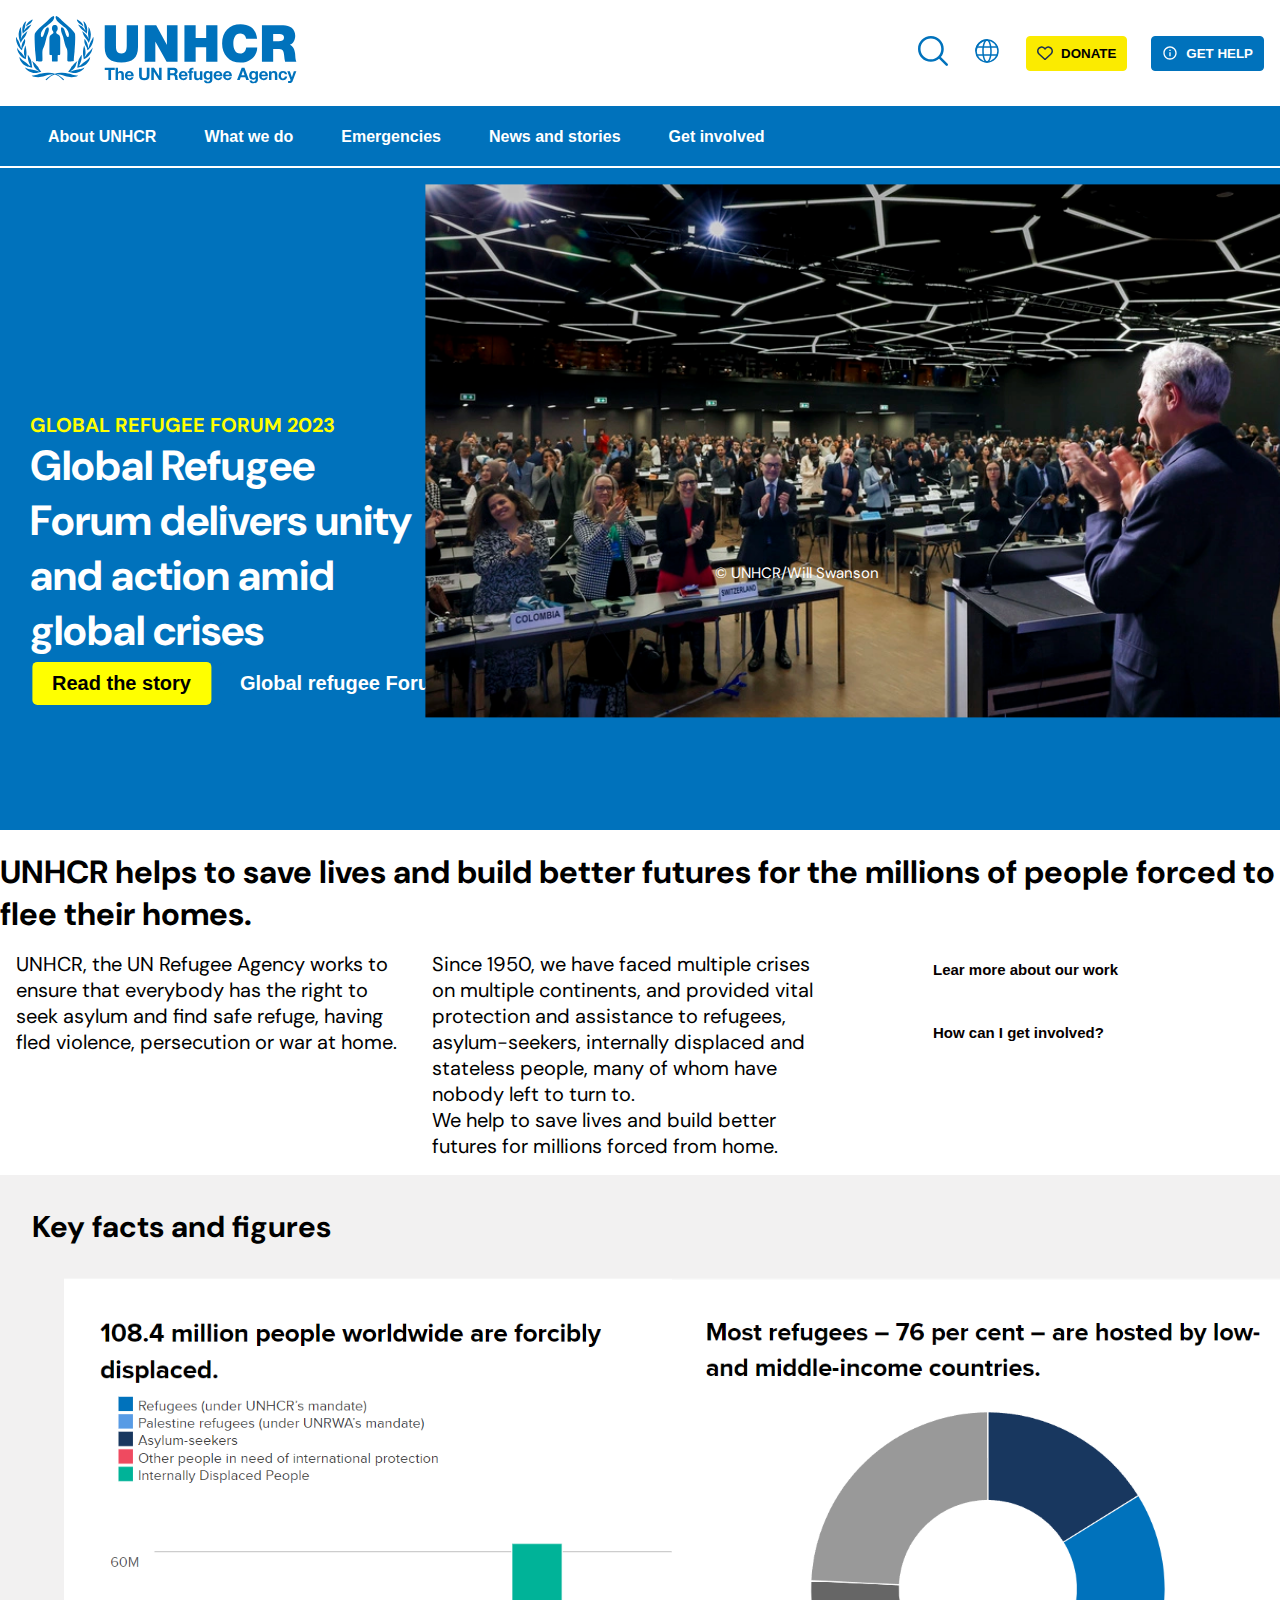
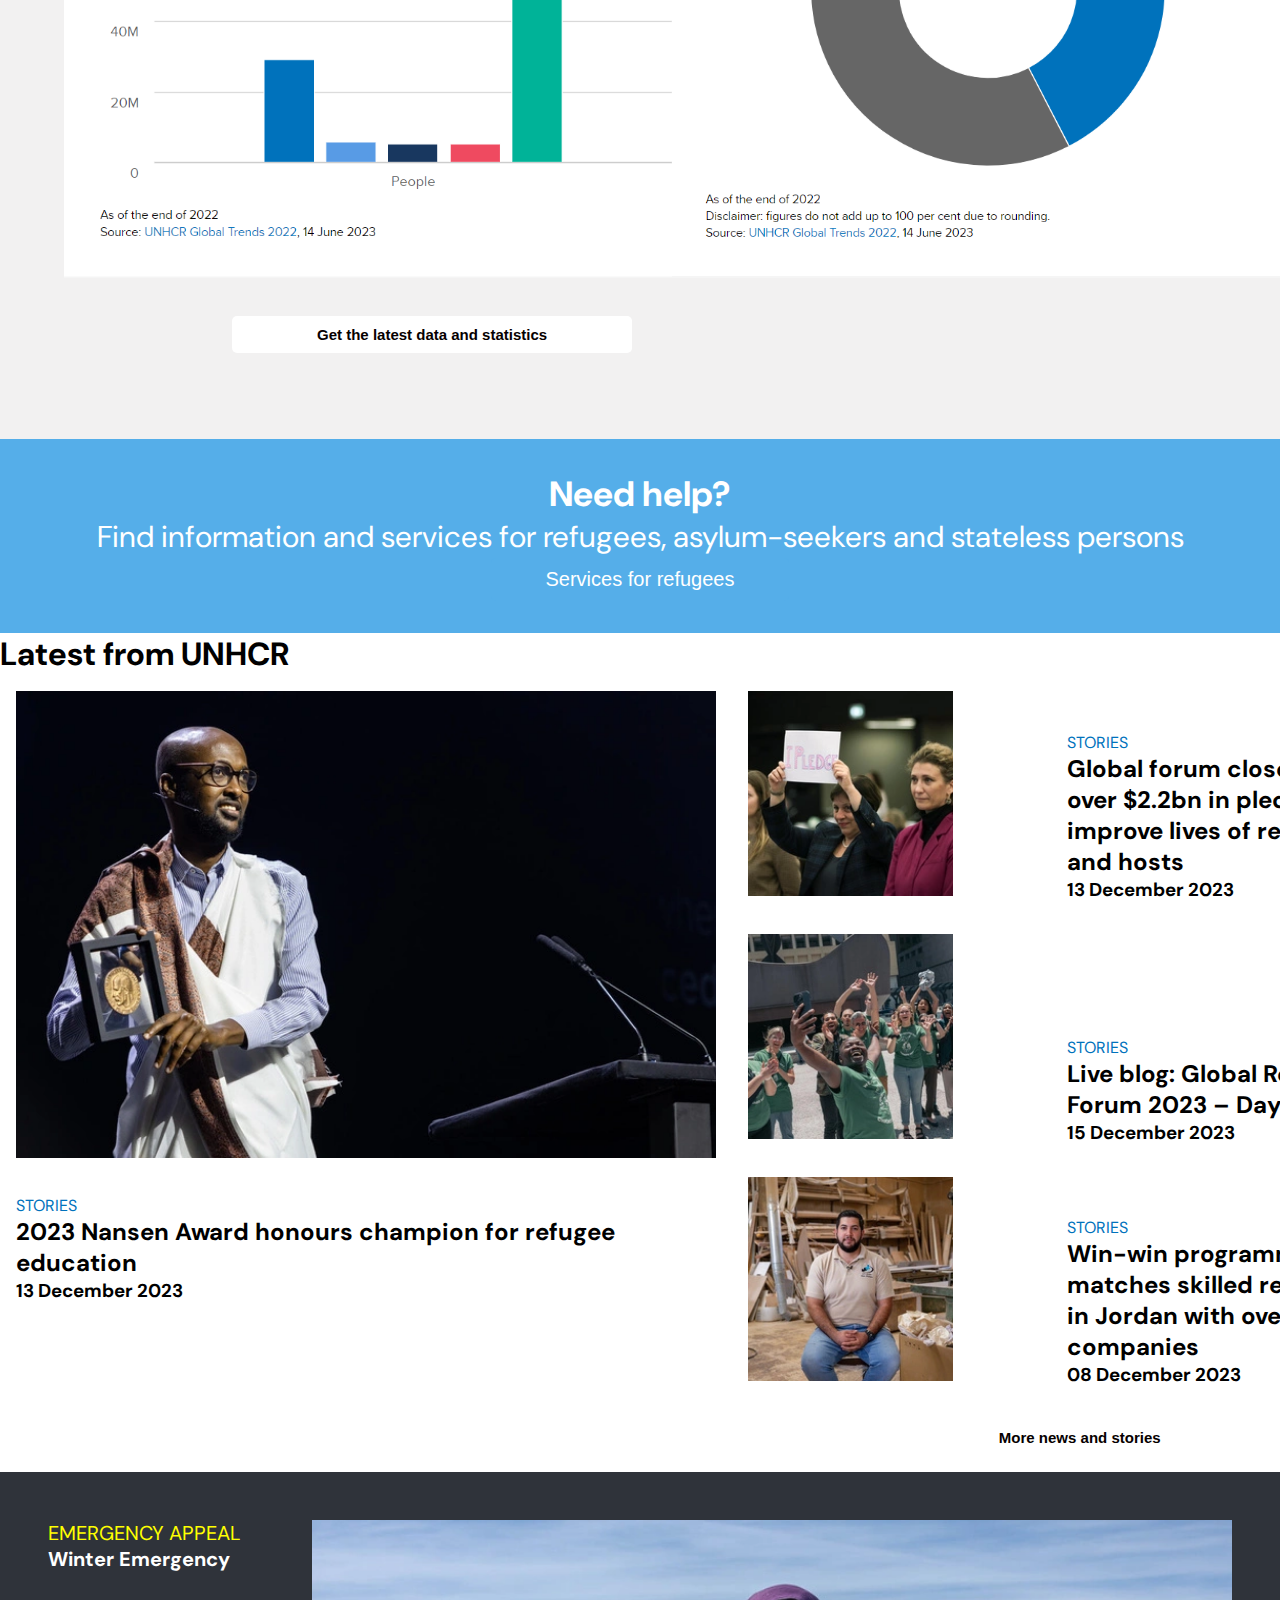
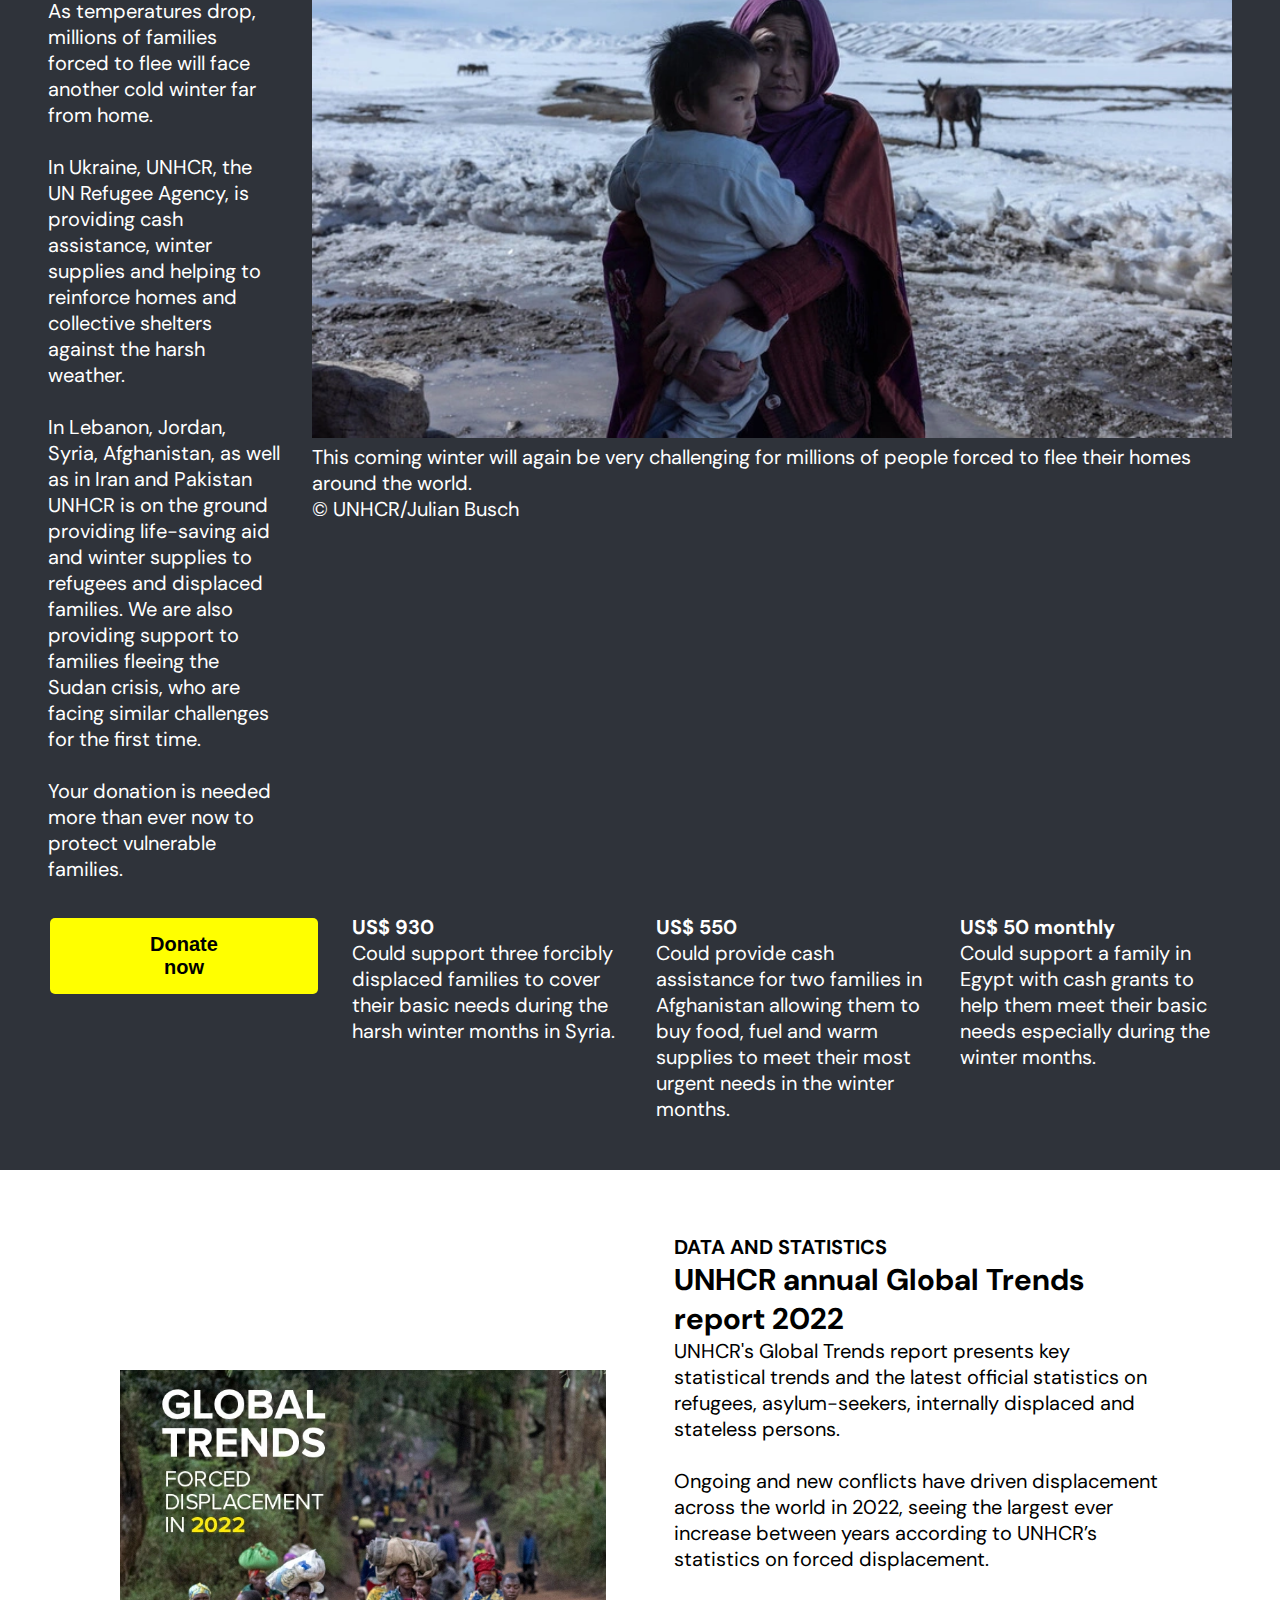
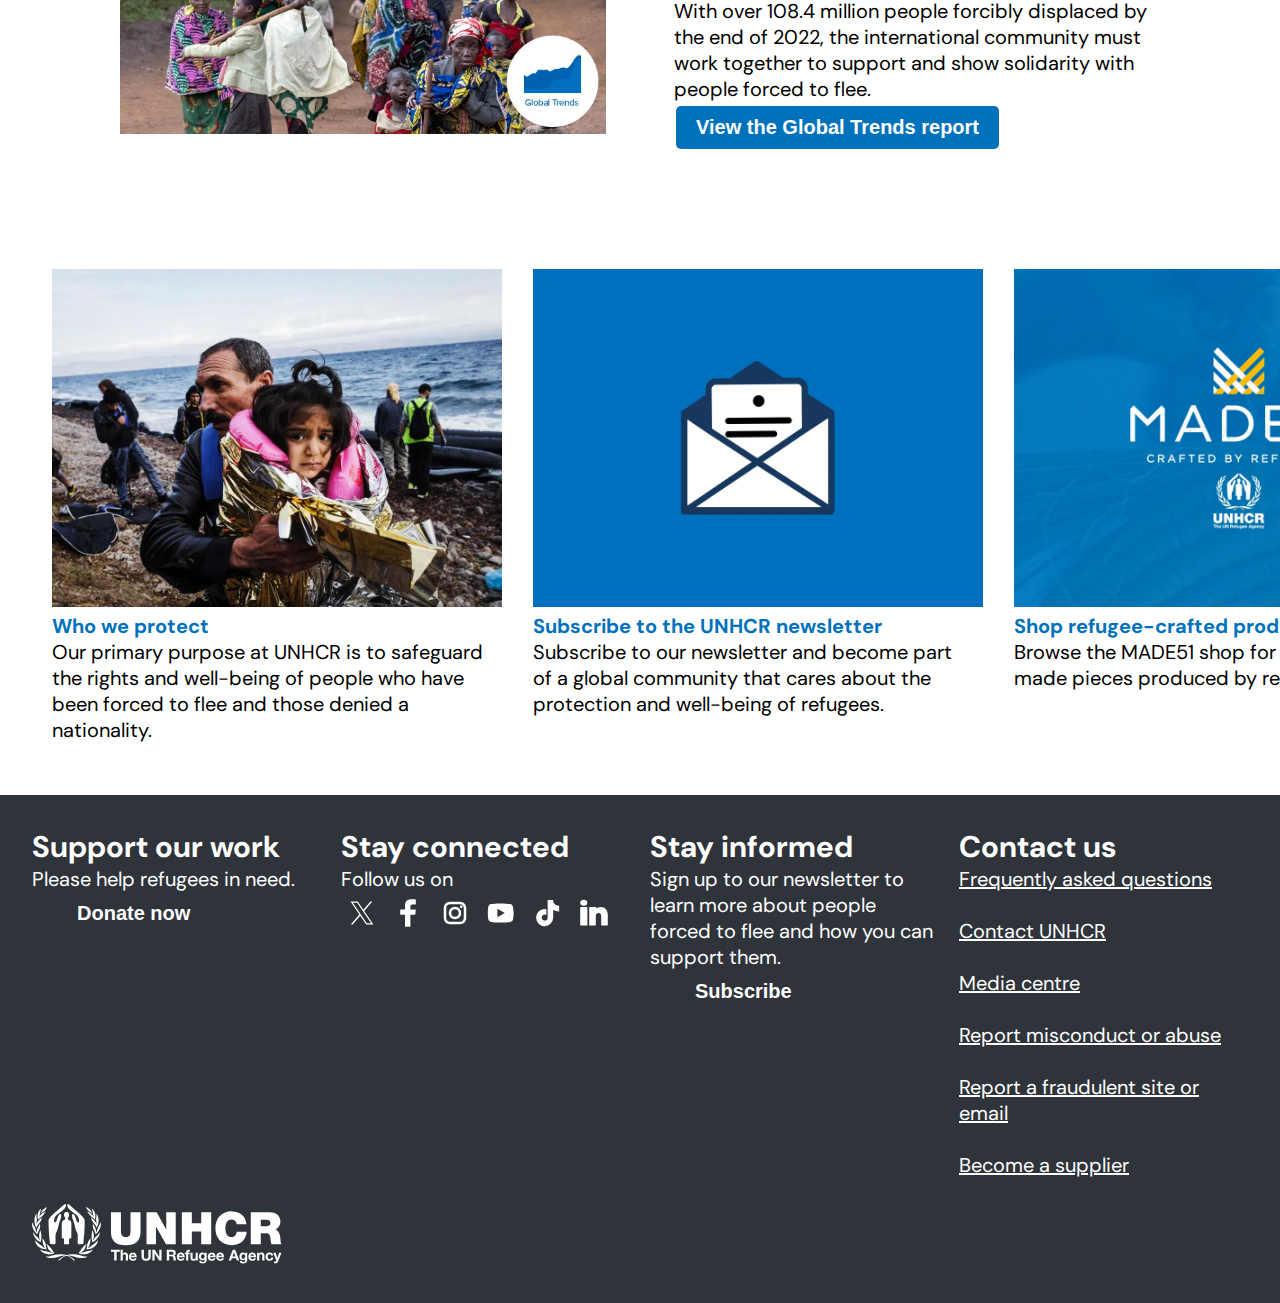
<file: index.html>
<!DOCTYPE html>
<html lang="en">

<head>
    <meta charset="UTF-8">
    <meta http-equiv="X-UA-Compatible" content="IE=edge">
    <meta name="viewport" content="width=device-width, initial-scale=1.0">
    <link href="CSS/style.css" rel="stylesheet" />
    <link rel="preconnect" href="https://fonts.googleapis.com">
    <link rel="preconnect" href="https://fonts.gstatic.com" crossorigin>
    <link
        href="https://fonts.googleapis.com/css2?family=DM+Sans:opsz,wght@9..40,100;9..40,200;9..40,300;9..40,400;9..40,500;9..40,600;9..40,700;9..40,800;9..40,900;9..40,1000&family=Montserrat:wght@300&display=swap"
        rel="stylesheet">
    <title>UNHCR</title>
</head>

<body>
    <header>
        <section class="top-banner">
            <div class="logo">
                <button class="menu-button" onClick="toggleMenu()">
                    <img src="img/icons/menu.svg" />
                </button>
                <a href="index.html">
                    <img src="img/logo.svg" />
                </a>
            </div>
            <div class="links">
                <!--search and web icon-->
                <div class="links-icons">
                    <a class="ico-nav">
                        <img id="search" src="img/icons/search.svg" />
                    </a>
                    <a class="ico-nav">
                        <img id="web" src="img/icons/web.svg" />
                    </a>
                </div>
                <!--buttons-->
                <button id="donate" class="nav-left-buttons nav-left-buttons--donate" onClick="redirectDonate()">
                    <img src="img/icons/heart.svg" />
                    <p>Donate</p>
                </button>
                <button id="help" class="nav-left-buttons nav-left-buttons--help" onClick="redirectHelp()">
                    <img class="icon-info" src="img/icons/info.svg" />
                    <p>Get Help</p>
                </button>
            </div>
        </section>

    </header>
    <nav class="nav" id="nav">
        <div class="nav-content">
            <div class="nav-actions">
                <button class="menu-button" onClick="toggleMenu()">
                    <img src="img/icons/close.svg" />
                </button>
            </div>
            <div class="dropdown">
                <button class="dropdown-button" onClick="redirectAbout()">About UNHCR</button>
                <div class="dropdown-content">
                    <a href="https://www.unhcr.org/about-unhcr">Overview</a>
                    <a href="https://www.unhcr.org/about-unhcr/where-we-work">Where we work</a>
                    <a href="https://www.unhcr.org/about-unhcr/who-we-protect">Who we protect</a>
                    <a href="https://www.unhcr.org/about-unhcr/our-partners">Our partners</a>
                    <a href="https://www.unhcr.org/about-unhcr/governance-and-oversight">Governance and oversight</a>
                </div>
            </div>
            <div class="dropdown">
                <button class="dropdown-button" onClick="redirectWhatDo()">What we do</button>
                <div class="dropdown-content">
                    <a href="https://www.unhcr.org/what-we-do/respond-emergencies">Respond to emergencies</a>
                    <a href="https://www.unhcr.org/what-we-do/protect-human-rights">Protect human rights</a>
                    <a href="https://www.unhcr.org/what-we-do/build-better-futures">Build better futures</a>
                    <a href="https://www.unhcr.org/what-we-do/forums-and-committes">Forums and commities</a>
                    <a href="https://www.unhcr.org/what-we-do/reports-and-publications">Reports and publications</a>
                </div>
            </div>
            <div class="dropdown">
                <button class="dropdown-button" onClick="redirectEmergencies()">Emergencies</button>
                <div class="dropdown-content">
                    <a href="https://www.unhcr.org/emergencies/ongoing-emergencies">Ongoing emergencies</a>
                    <a href="https://www.unhcr.org/emergencies/where-we-work">Other countries</a>
                </div>
            </div>
            <div class="dropdown">
                <button class="dropdown-button" onClick="redirectNewsStories()">News and stories</button>
                <div class="dropdown-content">
                    <a href="https://www.unhcr.org/news-and-stories/news-releases">News releases</a>
                    <a href="https://www.unhcr.org/news-and-stories/stories">Stories</a>
                    <a href="https://www.unhcr.org/news-and-stories/statements-and-announcements">Statements and annoucements</a>
                    <a href="https://www.unhcr.org/news-and-stories/special-features">Special features</a>
                    <a href="https://www.unhcr.org/news-and-stories/media-centre">Media centre</a>
                </div>
            </div>
            <div class="dropdown">
                <button class="dropdown-button" onClick="redirectInvolved()">Get involved</button>
                <div class="dropdown-content">
                    <a href="https://www.unhcr.org/work-us">Work with us</a>
                    <a href="https://www.unhcr.org/take-action">Take action</a>
                    <a href="https://www.unhcr.org/sign-and-stay-informed">Stay informed</a>
                    <a href="https://www.unhcr.org/ways-donate">Ways to donate</a>
                    <a href="https://www.unhcr.org/what-we-do/build-better-futures/livelihoods-and-economic-inclusion/crafted-refugees-made51">Shop MADE51 handicrafts</a>
                </div>
            </div>
        </div>
    </nav>
    <div class="main-page">
        <div class="main-page-1">
            <div>
                <p><span>GLOBAL REFUGEE FORUM 2023</span></p>
                <h2>Global Refugee Forum delivers unity and action amid global crises</h2> 
                <button class="yellow-button" onClick="redirectRStorie()">Read the story</button>
                <button class="blue-button" onClick="redirectRefugee()">Global refugee Forum</button>
            </div>
            <div>
                <img src="img/RF1295854.webp" />
                <p class="legenda">© UNHCR/Will Swanson</p><br>
            </div> 
        </div>
        <div class="main-page-2">
            <div>
                <br>
                <h1>UNHCR helps to save lives and build better futures for the millions of people forced to flee their
                    homes.</h1>
                <div>
                    <div>
                        <p>UNHCR, the UN Refugee Agency works to ensure that everybody has the right to seek asylum and
                            find safe refuge, having fled violence, persecution or war at home.</p>
                    </div>
                    <div>
                        <p>Since 1950, we have faced multiple crises on multiple continents, and provided vital
                            protection and assistance to refugees, asylum-seekers, internally displaced and stateless
                            people, many of whom have nobody left to turn to.</p>

                        <p>We help to save lives and build better futures for millions forced from home.</p>
                    </div>
                    <div>
                        <button class="white-button" onClick="redirectLearnAbout()">Lear more about our work</button>
                        <br><br>
                        <button class="white-button" onClick="redirectGetInvolved()">How can I get involved?</button>
                    </div>
                </div>

            </div>

        </div>
        <div class="main-page-3">

        </div>
        <div class="main-page-4">
            <h2>Key facts and figures</h2>
            <div>
                <div>
                    <img src="img/grafico1.PNG">
                </div>
                <div>
                    <img src="img/grafico2.PNG">
                </div>
            </div>

            <div>
                <button class="white-button" onClick="redirectGetData()">Get the latest data and statistics</button>
            </div>
        </div>
        <div class="main-page-5">
            <div>
                <h3>Need help?</h3>
                <p>Find information and services for refugees, asylum-seekers and stateless persons</p>
            </div>
            <div><button onClick="redirectServiceRefugees()">Services for refugees</button></div>
        </div>
        <div class="main-page-6">
            <h1>Latest from UNHCR</h1>
            <div>
                <div>
                    <div><img src="img/RF1326521.webp" /></div>
                    <div>
                        <p><span>STORIES</span></p>
                        <h2>2023 Nansen Award honours champion for refugee education</h2>
                        <h3>13 December 2023</h3>
                    </div>
                </div>
                <div>
                    <div>
                        <div>
                            <img src="img/RF1328090.webp" />
                        </div>
                        <div>
                            <p><span>STORIES</span></p>
                            <h2>Global forum closes with over $2.2bn in pledges to improve lives of refugees and hosts
                            </h2>
                            <h3>13 December 2023</h3>
                        </div>
                    </div>
                    <div>
                        <div>
                            <img src="img/RF1303507.webp" />
                        </div>
                        <div>
                            <p><span>STORIES</span></p>
                            <h2>Live blog: Global Refugee Forum 2023 – Day 3</h2>
                            <h3>15 December 2023</h3>
                        </div>
                    </div>
                    <div>
                        <div>
                            <img src="img/RF1324729.webp" />
                        </div>
                        <div>
                            <p><span>STORIES</span></p>
                            <h2>Win-win programme matches skilled refugees in Jordan with overseas companies</h2>
                            <h3>08 December 2023</h3>
                        </div>
                    </div>
                    <div>
                        <button class="white-button" onclick="redirectMoreStories()">More news and stories</button>
                    </div>
                </div>
            </div>
        </div>
        <div class="main-page-7">
            <div>
                <div>

                    <div>
                        <p><span>EMERGENCY APPEAL</span><br>
                            <b>Winter Emergency</b><br><br>
                            As temperatures drop, millions of families forced to flee will face another cold winter far
                            from home. <br><br>

                            In Ukraine, UNHCR, the UN Refugee Agency, is providing cash assistance, winter supplies and
                            helping to reinforce homes and collective shelters against the harsh weather. <br><br>

                            In Lebanon, Jordan, Syria, Afghanistan, as well as in Iran and Pakistan UNHCR is on the
                            ground providing life-saving aid and winter supplies to refugees and displaced families. We
                            are also providing support to families fleeing the Sudan crisis, who are facing similar
                            challenges for the first time. <br><br>

                            Your donation is needed more than ever now to protect vulnerable families.
                        </p>
                    </div>
                    <div>
                        <img src="img/RF1271672.webp" />
                        <p>This coming winter will again be very challenging for millions of people forced to flee their
                            homes around the world.</p>
                        <p>© UNHCR/Julian Busch</p>
                    </div>
                </div>
                <div>
                    <div>
                        <button class="yellow-button" onClick="redirectDonate()">Donate now</button>
                    </div>
                    <div>
                        <p><b>US$ 930</b><br>Could support three forcibly displaced families to cover their basic needs
                            during the harsh winter months in Syria.</p>
                    </div>
                    <div>
                        <p><b>US$ 550</b><br> Could provide cash assistance for two families in Afghanistan allowing
                            them to buy food, fuel and warm supplies to meet their most urgent needs in the winter
                            months.</p>
                    </div>
                    <div>
                        <p><b>US$ 50 monthly</b><br> Could support a family in Egypt with cash grants to help them meet
                            their basic needs especially during the winter months.</p>
                    </div>
                </div>
            </div>
        </div>
        <div class="main-page-8">
            <div>
                <img src="img/global-trends-2022-thumbnail.webp" />
            </div>
            <div>
                <p><span>DATA AND STATISTICS</span></p>
                <h2>UNHCR annual Global Trends report 2022 </h2>
                <p>UNHCR's Global Trends report presents key statistical trends and the latest official statistics on
                    refugees, asylum-seekers, internally displaced and stateless persons. <br><br>

                    Ongoing and new conflicts have driven displacement across the world in 2022, seeing the largest ever
                    increase between years according to UNHCR’s statistics on forced displacement. <br><br>

                    With over 108.4 million people forcibly displaced by the end of 2022, the international community
                    must work together to support and show solidarity with people forced to flee. </p>
                <button class="blue-button" onClick="redirectGlobalTrends()">View the Global Trends report</button>
            </div>
        </div>
        <div class="main-page-9">
            <div>
                <div>
                    <img src="img/rf224703.webp" />
                    <p><span>Who we protect</span></p>
                    <p>Our primary purpose at UNHCR is to safeguard the rights and well-being of people who have been
                        forced to flee and those denied a nationality.</p>
                </div>
                <div>
                    <img src="img/cta-newsletter.webp" />
                    <p><span>Subscribe to the UNHCR newsletter</span></p>
                    <p>Subscribe to our newsletter and become part of a global community that cares about the protection
                        and well-being of refugees.</p>
                </div>
                <div>
                    <img src="img/cta-made51.webp" />
                    <p><span>Shop refugee-crafted products at MADE51 </span></p>
                    <p>Browse the MADE51 shop for beautiful hand-made pieces produced by refugees.</p>
                </div>
            </div>
        </div>
        <div class="main-page-10">
            <div>
                <div>
                    <h2>Support our work </h2>
                    <p>Please help refugees in need.</p>
                    <button onClick="redirectDonate()">Donate now</button>
                </div>
                <div>
                    <h2>Stay connected</h2>
                    <p> Follow us on</p>
                    <div>
                        <img src="img/icons/social-media/twitterx.svg">
                        <img src="img/icons/social-media/facebook.svg">
                        <img src="img/icons/social-media/instagram.svg">
                        <img src="img/icons/social-media/youtube.svg">
                        <img src="img/icons/social-media/tiktok.svg">
                        <img src="img/icons/social-media/linkedin.svg">
                    </div>
                </div>
                <div>
                    <h2>Stay informed</h2>
                    <p>Sign up to our newsletter to learn more about people forced to flee and how you can support them.
                    </p>
                    <button onClick="redirectSubscribe()">Subscribe</button>
                </div>
                <div>
                    <h2>Contact us</h2>

                    <a href="https://www.unhcr.org/contact-us/frequently-asked-questions">Frequently asked questions</a> <br><br>
                    <a href="https://www.unhcr.org/contact-us">Contact UNHCR</a> <br><br>
                    <a href="https://www.unhcr.org/news-and-stories/media-centre">Media centre</a> <br><br>
                    <a href="https://www.unhcr.org/about-unhcr/governance-and-oversight/inspector-generals-office-igo/reporting-misconduct">Report misconduct or abuse</a> <br><br>
                    <a href="https://www.unhcr.org/contact-us/report-fraudulent-site-or-cyber-security-issue"> Report a fraudulent site or email</a> <br><br>
                    <a href="https://www.unhcr.org/get-involved/work-us/supply-chain-management">Become a supplier</a> <br><br>
                </div>
            </div>
            <div>
                <div><img src="img/EN-UNHCR-White.svg" href="index.html" /></div>
                <div></div>
            </div>
        </div>
    </div>
</body>

</html>

<script type="text/javascript" src="JS/script_index.js"></script>
</file>
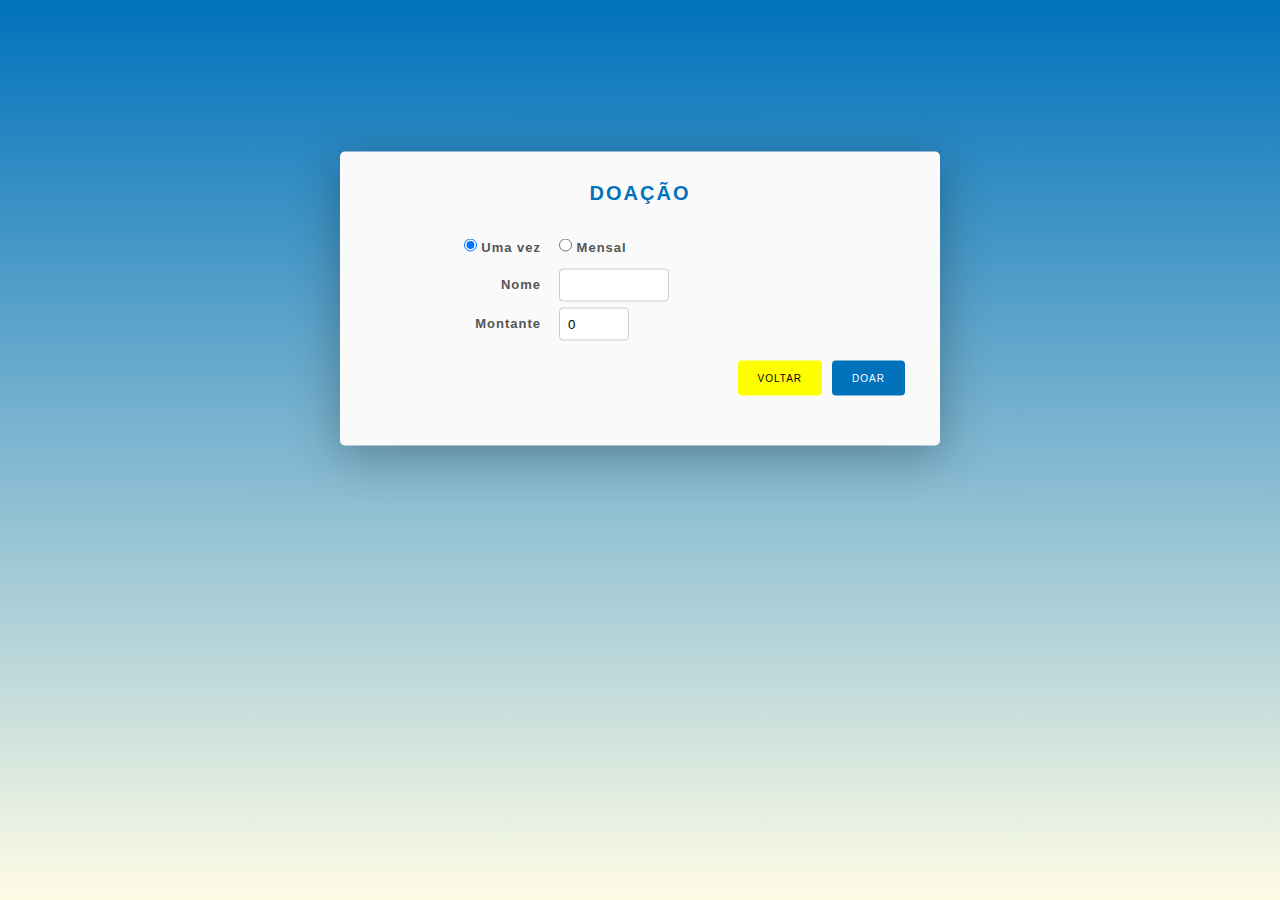
<file: donate.html>
<!DOCTYPE html>
<html lang="en">

<head>
    <meta charset="UTF-8">
    <meta name="viewport" content="width=device-width, initial-scale=1.0">
    <link href="CSS/style_donate.css" rel="stylesheet" />
    <title>Donate</title>
</head>

<body>
    <div class="container">
        <div class="titulo">Doação</div>
        <form>
            <div class="row radio">
                <div class="col-35"><label>
                        <input type="radio" name="donationType" id="OneOff" value="one-off" checked> Uma vez
                    </label></div>
                <div class="col-65">
                    <label>
                        <input type="radio" name="donationType" id="Monthly" value="monthly"> Mensal
                    </label>
                </div>
            </div>
            <div class="row">
                <div class="col-35">
                    <label for="Name">Nome</label>
                </div>
                <div class="col-65">
                    <input type="text" id="Name" required><br>
                </div>
            </div>
            <div class="row">
                <div class="col-35">
                    <label for="Amount">Montante</label>
                </div>
                <div class="col-65">
                    <input type="number" id="Amount" value="0" min="0" step="0.01" required><br>
                </div>
            </div>

    <div class="row buttons">
        <input type="submit" id="btnDonate" value="Doar">
        <input type="button" id="btnVoltar" Value="Voltar" onClick="redirectIndex()">
    </div>
    </form>
    </div>
    <script type="text/javascript" src="JS/scripts.js"></script>
</body>

</html>
</file>
<file: CSS/style.css>
@charset "UTF-8";
:root {
  --blue: #0072bc;
  --yellow: #fbeb00;
  --black: #000000;
  --white: #ffffff;
  --breakpoint-sm: 600px;
  --breakpoint-md: 768px
  --breakpoint-lg: 992px;
  --breakpoint-xlg: 1200px;
}

* {
  border: 0;
  margin: 0;
}

body {
  font-family: "DM Sans", "Arial", sans-serif;
}
body input {
  border: 1px solid black;
}

.top-banner {
  display: flex;
  justify-content: space-between;
  align-items: center;
  margin: 16px;
  background-color: white;
}

.logo {
  display: flex;
  align-items: center;
}

.menu-button {
  background-color: #ffffff;
  padding-right: 16px;
  display: none;
  cursor: pointer;
}
.menu-button img {
  width: 32px;
}

.links {
  display: flex;
}

.links-icons {
  display: flex;
}

.logo img {
  max-width: 300px;
}

.ico-nav {
  padding-left: 24px;
}
.ico-nav img {
  max-width: 30px;
}

.nav-left-buttons {
  display: flex;
  align-items: center;
  width: auto;
  padding: 8px 10px;
  margin-left: 24px;
  border-radius: 4px;
  text-transform: uppercase;
  font-weight: bold;
  cursor: pointer;
}
.nav-left-buttons:focus {
  outline: #000 solid 2px;
  outline-offset: 2px;
}
.nav-left-buttons img {
  padding-right: 8px;
}

.nav-left-buttons--donate {
  border: 1px solid #fbeb00;
  background-color: #fbeb00;
}
.nav-left-buttons--donate:hover {
  border: 1px solid #fff562;
  background-color: #fff562;
}

.nav-left-buttons--help {
  border: 1px solid #0072bc;
  background-color: #0072bc;
  color: white;
}
.nav-left-buttons--help:hover {
  border: 1px solid #23a8ff;
  background-color: #23a8ff;
}
.nav-left-buttons--help img {
  color: white;
}

.icon-info {
  max-width: 16px;
}
.icon-info img {
  color: white;
}

.nav {
  display: flex;
  background-color: #0072bc;
  color: white;
  border-top: 2px solid #0072bc;
  border-bottom: 2px solid white;
  position: sticky;
  top: 0;
  z-index: 200;
}

.nav-content {
  display: flex;
  align-items: center;
  margin-left: 24px;
}

.nav-actions {
  display: none;
}

.dropdown:hover .dropdown-content {
  display: flex;
}

.dropdown-button {
  cursor: pointer;
  background-color: #0072bc;
  color: white;
  font-size: 16px;
  font-weight: bold;
  padding: 20px 24px;
  transition: background-color 0.2s linear;
}
.dropdown-button:hover {
  background-color: white;
  color: #0072bc;
}

.dropdown-content {
  display: none;
  flex-direction: column;
  position: absolute;
  background-color: white;
  padding: 16px 24px;
  z-index: 1;
}
.dropdown-content a {
  color: black;
  text-decoration: none;
  padding-bottom: 16px;
}

.main-page-1 {
  background-color: #0072bc;
  padding: 2rem 2rem;
  text-align: center;
  align-items: center;
}

.main-page-1 > div {
  width: 40%;
  display: inline-block;
  text-align: left;
  font-size: 20px;
  transform: translate(-25%, -30%);
}
.main-page-1 > div p span {
  color: yellow;
  font-weight: bold;
}
.main-page-1 > div h2 {
  font-size: 42px;
  color: #ffffff;
  width: 80%;
}
.main-page-1 > div .legenda {
  color: #ffffff;
  font-size: 15px;
  transform: translate(40%, 0%);
}

.main-page-1 > div > img {
  width: 950px;
  transform: translate(-10%, 30%);
}

.yellow-button {
  background-color: yellow;
  color: black;
  padding: 10px 20px;
  border-radius: 5px;
  border: none;
  text-align: center;
  text-decoration: none;
  font-weight: bold;
  font-size: 20px;
  margin: 4px 2px;
  cursor: pointer;
  transition: background-color 0.3s ease, color 0.3s ease; /* Adiciona transições suaves a mudanças de cor e texto */
}

.blue-button {
  background-color: #0072bc;
  color: white;
  padding: 10px 20px;
  border-radius: 5px;
  border-color: #ffffff;
  text-align: center;
  text-decoration: none;
  font-weight: bold;
  font-size: 20px;
  margin: 4px 2px;
  cursor: pointer;
  transition: background-color 0.3s ease, color 0.3s ease;
}

.yellow-button:hover {
  background-color: #f8f675;
  color: black;
}

.blue-button:hover {
  background-color: #218fd8;
  color: white;
}

.main-page-2 {
  background-color: #ffffff;
  text-align: left;
}

.main-page-2 > div > div {
  display: inline-flex;
}

.main-page-2 > div > div > div {
  width: 30%;
  font-size: 20px;
  padding: 1rem 1rem;
}

.white-button {
  color: #060000;
  border-radius: 5px;
  padding: 10px 85px;
  font-size: 15px;
  font-weight: bold;
  background-color: #ffffff;
  cursor: pointer;
  transition: background-color 0.3s ease, color 0.3s ease;
}

.white-button:hover {
  background-color: #e6e4e4;
  color: #060000;
}

.main-page-4 {
  background-color: #f2f1f1;
  padding: 2rem 2rem;
  text-align: left;
  font-size: 20px;
  height: 800px;
}

.main-page-4 > div {
  display: inline-flex;
  width: 100%;
  align-items: center;
}

.main-page-4 > div > div {
  width: 50%;
}

.main-page-4 > div > div > img {
  height: 600px;
  padding: 2rem 2rem;
}

.main-page-4 > div > button {
  transform: translate(50%, 0%);
}

.main-page-5 {
  background-color: #55aee9;
  padding: 2rem 2rem;
  text-align: center;
  color: #ffffff;
}

.main-page-5 > div {
  width: 100%;
  display: inline-block;
  text-align: center;
  font-size: 30px;
}

.main-page-5 > div > button {
  padding: 10px 55px;
  color: #ffffff;
  border-radius: 5px;
  border-color: #ffffff;
  background-color: #55aee9;
  font-size: 20px;
  cursor: pointer;
}

.main-page-6 > div {
  width: 100%;
  display: inline-flex;
  text-align: center;
  font-size: 16px;
}
.main-page-6 > div p span {
  color: #0072bc;
}

.main-page-6 > div > div > div {
  width: 700px;
  text-align: left;
  padding: 1rem 1rem;
}

.main-page-6 > div > div > div > img {
  width: 100%;
}

.main-page-6 > div > div > div > div {
  width: 45%;
  display: inline-block;
}

.main-page-6 > div > div > div > div > img {
  width: 65%;
}

.main-page-6 > div > div > div > button {
  transform: translate(50%, 0%);
}

.main-page-7 {
  background-color: #2f333a;
  padding: 2rem 2rem;
  color: #ffffff;
}
.main-page-7 p span {
  color: yellow;
}

.main-page-7 > div > div {
  display: inline-flex;
  text-align: left;
  font-size: 20px;
  width: 100%;
}

.main-page-7 > div > div > div {
  width: 100%;
  padding: 1rem 1rem;
}

.main-page-7 > div > div > div > img {
  width: 920px;
}

.main-page-7 > div > div > div > button {
  padding: 15px 95px;
}

.main-page-8 {
  background-color: #ffffff;
  padding: 2rem 2rem;
  text-align: center;
  color: #000000;
}
.main-page-8 p span {
  font-weight: bold;
}

.main-page-8 > div > img {
  width: 100%;
}

.main-page-8 > div {
  width: 40%;
  display: inline-block;
  text-align: left;
  font-size: 20px;
  padding: 2rem 2rem;
}

.main-page-8 > div > button {
  font-size: 20px;
}

.main-page-9 > div {
  display: inline-flex;
  text-align: left;
  font-size: 20px;
  padding: 2rem 2rem;
}

.main-page-9 > div > div {
  width: 30%;
  padding: 20px;
}
.main-page-9 > div > div P span {
  color: #0072bc;
  font-weight: bold;
}

.main-page-9 > div > div > img {
  width: 450px;
}

.main-page-10 {
  background-color: #2f333a;
  padding: 2rem 2rem;
}

.main-page-10 > div {
  display: grid;
  grid-template-columns: repeat(4, 1fr);
  gap: 20px;
}

.main-page-10 > div > div {
  text-align: left;
  font-size: 20px;
}

.main-page-10 > div > div > h2 {
  color: #ffffff;
}

.main-page-10 > div > div > p {
  color: #ffffff;
}

.main-page-10 > div > div > a {
  color: #ffffff;
}

.main-page-10 > div > div > button {
  color: #ffffff;
  background-color: #2f333a;
  border-color: #ffffff;
  border-radius: 5px;
  padding: 10px 45px;
  font-size: 20px;
  font-weight: bold;
  cursor: pointer;
  transition: background-color 0.3s ease, color 0.3s ease;
}

.main-page-10 > div > div > div > img {
  width: 30px;
  align-items: center;
  padding: 2% 2%;
}

.main-page-10 > div > div > img {
  width: 250px;
}

@media screen and (max-width: 768px) {
  .menu-button {
    display: block;
  }
  .top-banner {
    flex-direction: column;
  }
  .nav {
    position: fixed;
    top: 0;
    left: 0;
    width: 100vw;
    height: 100vh;
    background-color: var(--white);
    color: var(--blue);
    display: none;
    flex-direction: column;
  }
  .nav--open {
    display: flex;
  }
  .nav-content {
    flex-direction: column;
    margin-left: 0px;
  }
  .nav-actions {
    width: 100%;
    display: flex;
    justify-content: flex-end;
    padding: 24px 24px 0px 0px;
  }
  .nav-actions img {
    width: 32px;
  }
  .dropdown {
    width: 100%;
    border-bottom: 1px solid lightgrey;
  }
  .dropdown:first-child {
    border-top: 1px solid lightgrey;
  }
  .dropdown-button {
    width: 100%;
    display: flex;
    justify-content: flex-start;
    background-color: var(--white);
    color: var(--blue);
  }
  .dropdown:hover .dropdown-content {
    display: none;
  }
  .main-page-1 {
    padding: 0rem;
    width: 100%;
  }
  .main-page-1 > div {
    width: 90%;
    text-align: center;
    font-size: 20px;
    transform: translate(0%, 0%);
  }
  .main-page-1 > div p span {
    font-size: 20px;
    transform: translate(0%, 0%);
  }
  .main-page-1 > div h2 {
    font-size: 25px;
    width: 100%;
  }
  .main-page-1 > div .legenda {
    font-size: 15px;
    transform: translate(0%, 0%);
  }
  .main-page-1 > div > img {
    width: 100%;
    transform: translate(0, 0);
  }
  .main-page-2 {
    width: 90%;
    font-size: 15px;
    padding: 0.5rem 0.5rem;
  }
  .main-page-2 > div > div {
    display: inline-block;
  }
  .main-page-2 > div > div > div {
    width: 100%;
    padding: 0rem 0rem;
  }
  .main-page-4 {
    height: auto;
    align-items: center;
  }
  .main-page-4 > div {
    display: grid;
    grid-template-rows: auto auto; /* Duas linhas, uma para cada div */
  }
  .main-page-4 > div > div > div {
    width: 100%;
    text-align: left;
    align-items: center;
    flex-direction: column-reverse;
  }
  .main-page-4 > div > div > img {
    height: auto;
    width: 215%;
    display: block;
    transform: translate(-10%, 0%);
  }
  .main-page-4 > div > button {
    padding: 10px 35px;
    font-size: 15px;
    display: block;
    transform: translate(0%, 0%);
  }
  .main-page-6 {
    width: 90%;
  }
  .main-page-6 > div {
    display: grid;
    grid-template-rows: auto auto; /* Duas linhas, uma para cada div */
  }
  .main-page-6 > div > div > div {
    width: 100%;
    text-align: left;
    padding: 1rem 1rem;
    flex-direction: column-reverse;
  }
  .main-page-6 > div > div > div > img {
    width: 100%;
    display: block;
  }
  .main-page-6 > div > div > div > div {
    width: 100%;
    font-size: 12px;
  }
  .main-page-6 > div > div > div > div > img {
    display: none;
  }
  .main-page-6 > div > div > div > button {
    transform: translate(0%, 0%);
  }
  .main-page-6 > div > img {
    width: 100%;
    transform: translate(0, 0);
  }
  .main-page-7 > div > div {
    display: block;
    text-align: left;
    font-size: 16px;
    width: 100%;
    transform: translate(-5%, 0%);
  }
  .main-page-7 > div > div > div > img {
    width: 100%;
  }
  .main-page-7 > div > div > div > button {
    padding: 15px 100px;
    transform: translate(10%, 0%);
  }
  .main-page-8 {
    transform: translate(-9%, 0%);
  }
  .main-page-8 > div {
    padding: 2rem 2rem;
    display: block;
    text-align: left;
    font-size: 16px;
    width: 105%;
  }
  .main-page-8 > div > img {
    width: 100%;
    align-items: left;
  }
  .main-page-9 > div {
    text-align: left;
    font-size: 20px;
    padding: 2rem 2rem;
    transform: translate(-5%, 0%);
    display: grid;
    grid-template-rows: auto auto auto; /*  linhas, uma para cada div */
  }
  .main-page-9 > div > div {
    width: 100%;
    padding: 20px;
  }
  .main-page-9 > div > div > img {
    width: 100%;
  }
  .main-page-10 > div {
    display: block;
  }
}/*# sourceMappingURL=style.css.map */
</file>
<file: CSS/style_donate.css>
/**********************************************
*** CSS - Ficha Javascrip 11
**********************************************/
* {
  margin: 0;
  padding: 0;
  box-sizing: border-box;
}

body {
  background-image: linear-gradient(#0072bc, rgba(255, 225, 0, 0.1));
  font-family: Lato;
  font-weight: 300;
  position: relative;
  height: 100vh;
  color: #555;
  font-family: "Clear Sans", "Helvetica Neue", Arial, sans-serif;
}

.container {
  width: 600px;
  position: absolute;
  top: 25%;
  left: 50%;
  transform: translate(-50%, -25%);
  background-color: #fff;
  box-shadow: 0px 10px 50px rgba(0, 0, 0, 0.3);
  overflow: hidden;
  padding: 30px;
  border-radius: 5px;
  background-color: #fafafa;
  padding: 30px;
}

.titulo {
  font-size: 20px;
  font-weight: bold;
  text-align: center;
  text-transform: uppercase;
  letter-spacing: 2px;
  position: relative;
  color: #0072bc;
  padding-bottom: 20px;
}

input[type=text], input[type=number] {
  width: 110px;
  padding: 8px;
  border: 1px solid #ccc;
  border-radius: 4px;
  letter-spacing: 1px;
  resize: vertical;
}
input[type=number] {
  width: 70px;
}
input:focus {
  outline: none;
}
input:focus:required:invalid {
  border: 1px solid red;
}
input[type=submit], input[type=button] {
  padding: 12px 20px;
  border: none;
  border-radius: 4px;
  cursor: pointer;
  background-color: darkgray;
  font-size: 10px;
  text-align: center;
  text-transform: uppercase;
  letter-spacing: 1px;
  font-weight: 100;
  margin: 20px 5px;
  float: right;
}
input[type=submit]:hover, input[type=button]:hover, input #btnCalcularNota:hover {
  background-color: #808080;
}

button {
  font-weight: bold;
  font-size: larger;
}
button:focus {
  outline: none;
}

label, #notaTP-painel, #uNomeLab {
  padding: 8px 8px 8px 0;
  letter-spacing: 1px;
  display: inline-block;
  font-weight: bold;
  font-size: small;
}

#uNomeLab {
  float: right;
}

.col-35 {
  float: left;
  text-align: right;
  width: 35%;
  margin-top: 6px;
  padding-right: 10px;
}

.col-65 {
  float: left;
  margin-top: 6px;
}

/* Clear floats */
.row:after {
  content: "";
  display: table;
  clear: both;
}

#painel-status {
  border-radius: 15px;
  color: #fff;
  margin: 0;
  text-align: center;
  padding: 10px 0;
  box-shadow: 0px 0px 20px rgb(246, 255, 0);
  border: 1px solid rgba(0, 0, 0, 0.3);
  background-color: #fafafa;
  line-height: 40px;
}

#msg {
  font-style: italic;
  font-size: smaller;
}

#situacao {
  font-size: larger;
  font-weight: bold;
}

.donation {
  color: #0072bc !important;
  border: 5px solid linear-gradient(#0072bc, rgba(0, 0, 0, 0.1)) !important;
}

#btnDonate {
  background-color: #0072bc;
  color: #ffffff;
}
#btnDonate:hover {
  background-color: #0063a3;
}

#btnVoltar {
  background-color: yellow;
}
#btnVoltar:hover {
  background-color: #e6e600;
}

@media screen and (max-width: 600px) {
  .container {
    width: 100%;
  }
  input[type=submit], input[type=button] {
    margin: 0px;
    margin-top: 10px;
    width: 100%;
    padding: 12px 20px;
    border-radius: 10px;
  }
  #uNomeLab {
    float: left;
  }
  #uNomeLab input {
    display: block;
  }
  #uNomeLab .col-35, #uNomeLab .col-65 {
    width: 100%;
    text-align: left;
    margin: 0px 0px;
  }
  .radio {
    margin-left: 20px;
  }
  #painel-status {
    margin: 10px 0;
  }
}/*# sourceMappingURL=style_donate.css.map */
</file>
